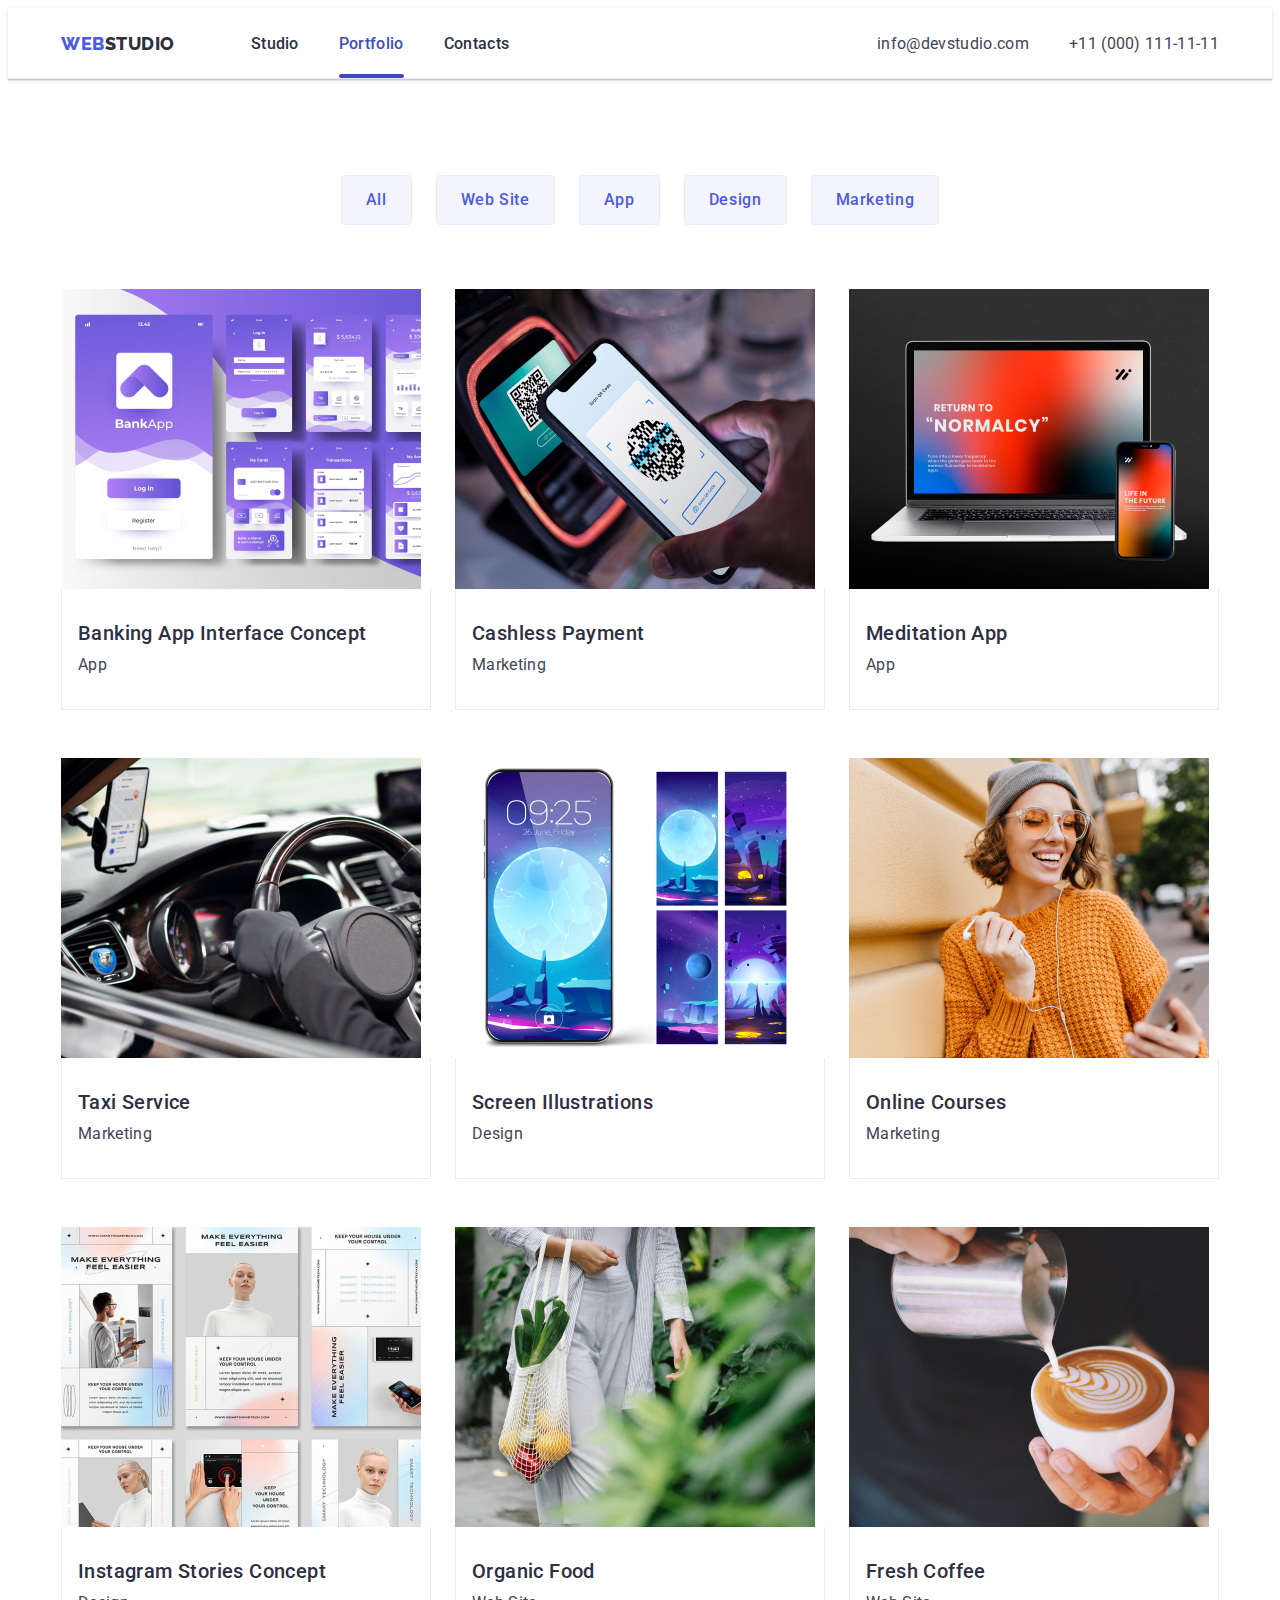
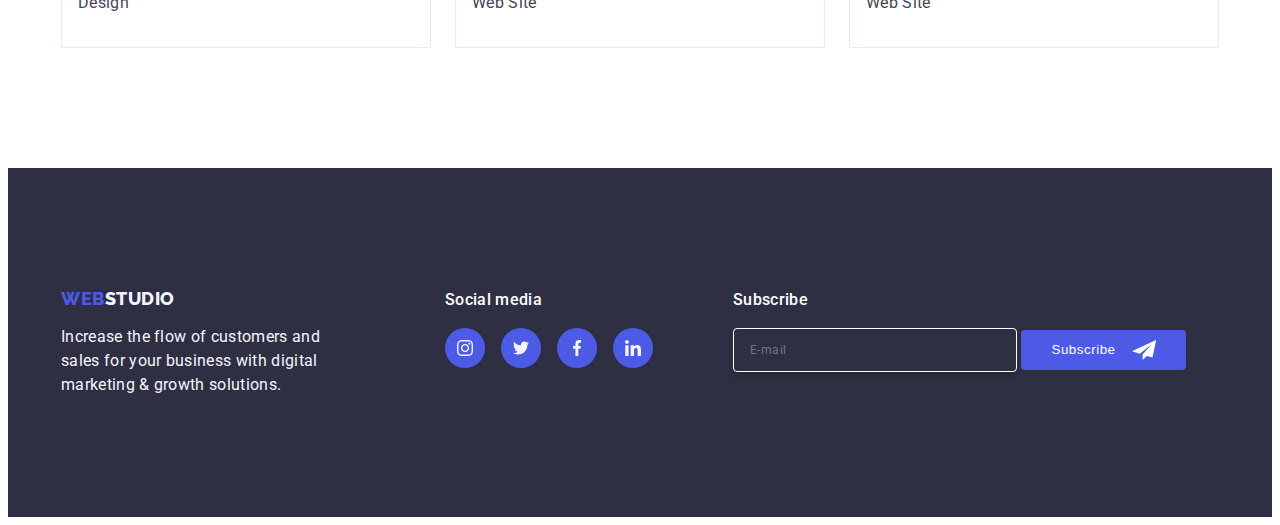
<file: portfolio.html>
<!DOCTYPE html>
<html lang="en">
  <head>
    <!-- External CSS libraries -->
    <link
      rel="stylesheet"
      href="https://cdnjs.cloudflare.com/ajax/libs/modern-normalize/2.0.0/modern-normalize.min.css"
      integrity="sha512-4xo8blKMVCiXpTaLzQSLSw3KFOVPWhm/TRtuPVc4WG6kUgjH6J03IBuG7JZPkcWMxJ5huwaBpOpnwYElP/m6wg=="
      crossorigin="anonymous"
      referrerpolicy="no-referrer"
    />

    <!-- Custom CSS -->
    <link rel="stylesheet" href="./css/styles.css" />

    <!-- Meta information -->
    <meta charset="UTF-8" />
    <meta name="viewport" content="width=device-width, initial-scale=1.0" />
    <title>Portfolio</title>

    <!-- Fonts -->
    <link rel="preconnect" href="https://fonts.googleapis.com" />
    <link rel="preconnect" href="https://fonts.gstatic.com" crossorigin />
    <link
      href="https://fonts.googleapis.com/css2?family=Raleway:wght@800&family=Roboto:wght@400;500;700;900&display=swap"
      rel="stylesheet"
    />
  </head>
  <body>
    <!-- Header Section -->
    <header class="header">
      <div class="header-flex container">
        <nav class="nav-link">
          <!-- Logo Section -->
          <a class="link logo" href="./index.html">
            Web<span class="studio-color">Studio</span>
          </a>
          <!-- Navigation Section -->
          <ul class="list nav-list">
            <li class="list-link">
              <a href="./index.html" class="link pages-list-item-link"
                >Studio</a
              >
            </li>
            <li class="list-link">
              <a
                href="./portfolio.html"
                class="link pages-list-item-link active"
                >Portfolio</a
              >
            </li>
            <li class="list-link">
              <a href="" class="link pages-list-item-link">Contacts</a>
            </li>
          </ul>
        </nav>
        <!-- Contact Section -->
        <address class="contact-list">
          <ul class="list address-items">
            <li>
              <a href="mailto:info@devstudio.com" class="link address-link"
                >info@devstudio.com</a
              >
            </li>
            <li>
              <a href="tel:+110001111111" class="link address-link"
                >+11 (000) 111-11-11</a
              >
            </li>
          </ul>
        </address>
        <!-- Menu Section-->
        <button
          class="menu-toggle js-open-menu"
          aria-expanded="false"
          aria-controls="mobile-menu"
        >
          <svg class="menu-icon" width="32" height="22">
            <use href="./images/icons.svg#icon-menu-mobile"></use>
          </svg>
        </button>
      </div>
    </header>
    <main class="portfolio-main">
      <!-- Filters Section -->
      <section class="filters">
        <div class="container">
          <h1 class="visually-hidden">Filters</h1>
          <ul class="list filter-list">
            <!-- Filter Buttons -->
            <li>
              <button class="portfolio-btn-item filters-button" type="button">
                All
              </button>
            </li>
            <li>
              <button class="portfolio-btn-item filters-button" type="button">
                Web Site
              </button>
            </li>
            <li>
              <button class="portfolio-btn-item filters-button" type="button">
                App
              </button>
            </li>
            <li>
              <button class="portfolio-btn-item filters-button" type="button">
                Design
              </button>
            </li>
            <li>
              <button class="portfolio-btn-item filters-button" type="button">
                Marketing
              </button>
            </li>
          </ul>
          <!-- Imagine sections -->
          <ul class="list card-list">
            <!-- Card Information -->
            <li class="card-items">
              <a class="link link-footer" href>
                <div class="imagine-container">
                  <img
                    srcset="
                      ./images/banking@1x.jpg 1x,
                      ./images/banking@2x.jpg 2x
                    "
                    src="./images/banking.jpg"
                    alt="Banking App Interface Concept"
                    width="360"
                  />
                  <p class="overlay-text">
                    - 14 Stylish and User-Friendly App Design Concepts · Task
                    Manager App · Calorie Tracker App · Exotic Fruit Ecommerce
                    App · Cloud Storage App
                  </p>
                </div>
                <div class="card-wrapper">
                  <h2 class="section-principles-title">
                    Banking App Interface Concept
                  </h2>
                  <p class="cadr-text">App</p>
                </div>
              </a>
            </li>
            <!-- Card Information -->
            <li class="card-items">
              <a class="link link-footer" href>
                <div class="imagine-container">
                  <img
                    srcset="
                      ./images/cashless@1x.jpg 1x,
                      ./images/cashless@2x.jpg 2x
                    "
                    src="./images/cashless.jpg"
                    alt="Cashless Payment"
                    width="360"
                  />
                  <p class="overlay-text">
                    - 14 Stylish and User-Friendly App Design Concepts · Task
                    Manager App · Calorie Tracker App · Exotic Fruit Ecommerce
                    App · Cloud Storage App
                  </p>
                </div>
                <div class="card-wrapper">
                  <h2 class="section-principles-title">Cashless Payment</h2>
                  <p class="cadr-text">Marketing</p>
                </div>
              </a>
            </li>
            <!-- Card Information -->
            <li class="card-items">
              <a class="link link-footer" href>
                <div class="imagine-container">
                  <img
                    srcset="
                      ./images/meditation@1x.jpg 1x,
                      ./images/meditation@2x.jpg 2x
                    "
                    src="./images/meditation.jpg"
                    alt="Meditation App"
                    width="360"
                  />
                  <p class="overlay-text">
                    - 14 Stylish and User-Friendly App Design Concepts · Task
                    Manager App · Calorie Tracker App · Exotic Fruit Ecommerce
                    App · Cloud Storage App
                  </p>
                </div>
                <div class="card-wrapper">
                  <h2 class="section-principles-title">Meditation App</h2>
                  <p class="cadr-text">App</p>
                </div>
              </a>
            </li>
            <!-- Card Information -->
            <li class="card-items">
              <a class="link link-footer" href>
                <div class="imagine-container">
                  <img
                    srcset="./images/taxi@1x.jpg 1x, ./images/taxi@2x.jpg 2x"
                    src="./images/taxi.jpg"
                    alt="Taxi Service"
                    width="360"
                  />
                  <p class="overlay-text">
                    - 14 Stylish and User-Friendly App Design Concepts · Task
                    Manager App · Calorie Tracker App · Exotic Fruit Ecommerce
                    App · Cloud Storage App
                  </p>
                </div>
                <div class="card-wrapper">
                  <h2 class="section-principles-title">Taxi Service</h2>
                  <p class="cadr-text">Marketing</p>
                </div>
              </a>
            </li>
            <!-- Card Information -->
            <li class="card-items">
              <a class="link link-footer" href>
                <div class="imagine-container">
                  <img
                    srcset="
                      ./images/screen@1x.jpg 1x,
                      ./images/screen@2x.jpg 2x
                    "
                    src="./images/screen.jpg"
                    alt="Screen Illustrations"
                    width="360"
                  />
                  <p class="overlay-text">
                    - 14 Stylish and User-Friendly App Design Concepts · Task
                    Manager App · Calorie Tracker App · Exotic Fruit Ecommerce
                    App · Cloud Storage App
                  </p>
                </div>
                <div class="card-wrapper">
                  <h2 class="section-principles-title">Screen Illustrations</h2>
                  <p class="cadr-text">Design</p>
                </div>
              </a>
            </li>
            <!-- Card Information -->
            <li class="card-items">
              <a class="link link-footer" href>
                <div class="imagine-container">
                  <img
                    srcset="
                      ./images/online@1x.jpg 1x,
                      ./images/online@2x.jpg 2x
                    "
                    src="./images/online.jpg"
                    alt="Online Courses"
                    width="360"
                  />
                  <p class="overlay-text">
                    - 14 Stylish and User-Friendly App Design Concepts · Task
                    Manager App · Calorie Tracker App · Exotic Fruit Ecommerce
                    App · Cloud Storage App
                  </p>
                </div>
                <div class="card-wrapper">
                  <h2 class="section-principles-title">Online Courses</h2>
                  <p class="cadr-text">Marketing</p>
                </div>
              </a>
            </li>
            <!-- Card Information -->
            <li class="card-items">
              <a class="link link-footer" href>
                <div class="imagine-container">
                  <img
                    srcset="
                      ./images/instagram@1x.jpg 1x,
                      ./images/instagram@2x.jpg 2x
                    "
                    src="./images/instagram.jpg"
                    alt="Instagram Stories Concept"
                    width="360"
                  />
                  <p class="overlay-text">
                    - 14 Stylish and User-Friendly App Design Concepts · Task
                    Manager App · Calorie Tracker App · Exotic Fruit Ecommerce
                    App · Cloud Storage App
                  </p>
                </div>
                <div class="card-wrapper">
                  <h2 class="section-principles-title">
                    Instagram Stories Concept
                  </h2>
                  <p class="cadr-text">Design</p>
                </div>
              </a>
            </li>
            <!-- Card Information -->
            <li class="card-items">
              <a class="link link-footer" href>
                <div class="imagine-container">
                  <img
                    srcset="
                      ./images/organic@1x.jpg 1x,
                      ./images/organic@2x.jpg 2x
                    "
                    src="./images/organic.jpg"
                    alt="Organic Food"
                    width="360"
                  />
                  <p class="overlay-text">
                    - 14 Stylish and User-Friendly App Design Concepts · Task
                    Manager App · Calorie Tracker App · Exotic Fruit Ecommerce
                    App · Cloud Storage App
                  </p>
                </div>
                <div class="card-wrapper">
                  <h2 class="section-principles-title">Organic Food</h2>
                  <p class="cadr-text">Web Site</p>
                </div>
              </a>
            </li>
            <!-- Card Information -->
            <li class="card-items">
              <a class="link link-footer" href>
                <div class="imagine-container">
                  <img
                    srcset="./images/fresh@1x.jpg 1x, ./images/fresh@2x.jpg 2x"
                    src="./images/fresh.jpg"
                    alt="Fresh Coffee"
                    width="360"
                  />
                  <p class="overlay-text">
                    - 14 Stylish and User-Friendly App Design Concepts · Task
                    Manager App · Calorie Tracker App · Exotic Fruit Ecommerce
                    App · Cloud Storage App
                  </p>
                </div>
                <div class="card-wrapper">
                  <h2 class="section-principles-title">Fresh Coffee</h2>
                  <p class="cadr-text">Web Site</p>
                </div>
              </a>
            </li>
          </ul>
        </div>
      </section>
    </main>
    <!-- Footer Section -->
    <footer class="footer">
      <div class="container footer-flex-container">
        <div class="footer-wrapper">
          <!-- Footer Logo Section -->
          <a class="link logo logo-footer" href="index.html">
            Web<span class="footer-logo-color">Studio</span>
          </a>
          <!-- Footer Paragraph -->
          <p class="footer-paragraph">
            Increase the flow of customers and sales for your business with
            digital marketing & growth solutions.
          </p>
        </div>
        <!-- Social Media Icons -->
        <div class="icons-footer">
          <p class="social-media">Social media</p>
          <ul class="list footer-social-link-list">
            <!-- Social Media Links -->
            <li class="social-links-items">
              <a class="link social-links-footer" href="">
                <svg class="social-icons" width="24" height="24">
                  <use href="./images/icons.svg#icon-instagram-2"></use>
                </svg>
              </a>
            </li>
            <!-- Social Media Links -->
            <li class="social-links-items">
              <a class="link social-links-footer" href="">
                <svg class="social-icons" width="24" height="24">
                  <use href="./images/icons.svg#icon-twitter-1"></use>
                </svg>
              </a>
            </li>
            <!-- Social Media Links -->
            <li class="social-links-items">
              <a class="link social-links-footer" href="">
                <svg class="social-icons" width="24" height="24">
                  <use href="./images/icons.svg#icon-facebook-1"></use>
                </svg>
              </a>
            </li>
            <!-- Social Media Links -->
            <li class="social-links-items">
              <a class="link social-links-footer" href="">
                <svg class="social-icons" width="24" height="24">
                  <use href="./images/icons.svg#icon-linkedin-1"></use>
                </svg>
              </a>
            </li>
          </ul>
        </div>
        <!-- Footer Form -->
        <div class="footer-form">
          <p class="subscribe-text">Subscribe</p>
          <form class="form-container">
            <label class="form-label">
              <input
                class="form-input"
                type="email"
                name="email"
                placeholder="E-mail"
              />
            </label>
            <button class="subscribe-button" type="submit">
              Subscribe
              <svg class="subscribe-icon" width="24" height="24">
                <use href="./images/icons.svg#icon-form"></use>
              </svg>
            </button>
          </form>
        </div>
      </div>
    </footer>
    <!-- JavaScript -->
    <script src="./js/modal.js"></script>
  </body>
</html>
</file>
<file: css/styles.css>
/* Head */
:root {
  --iris: #4d5ae5;
  --ocean: #404bbf;
  --navy-blue: #2e2f42;
  --green: #31d0aa;
  --slate: #434455;
  --light-slate: #8e8f99;
  --cornflower: #e7e9fc;
  --cloud: #f4f4fd;
  --navy-blue-modal: #2e2f42;
  --grey: #2e2f42;
  --white: #ffffff;
  --diary: #fcfcfc;
  --primaty-font: "Roboto", sans-serif;
  --title-font: "Raleway", sans-serif;
  --transition: 250ms cubic-bezier(0.4, 0, 0.2, 1);
  --indent: 24px;
  --items: 4;
}

/* Body Styles */

body {
  font-family: var(--primaty-font);
  color: var(--slate);
  background-color: var(--white);
}

/* Reset some default styles */

ul,
ol {
  margin-top: 0;
  margin-bottom: 0;
  padding-left: 0;
}

.list {
  list-style: none;
}

a {
  color: currentColor;
  text-decoration: none;
}

img {
  display: block;
  max-width: 100%;
  height: auto;
}

.link {
  text-decoration: none;
}

h1,
h2,
h3,
h4,
h5,
h6,
p {
  margin: 0;
}

.visually-hidden {
  position: absolute;
  width: 1px;
  height: 1px;
  margin: -1px;
  border: 0;
  padding: 0;
  white-space: nowrap;
  clip-path: inset(100%);
  clip: rect(0 0 0 0);
  overflow: hidden;
}

/* common style */

.container {
  max-width: 428px;
  padding-left: 16px;
  padding-right: 16px;
  margin-left: auto;
  margin-right: auto;
}

@media screen and (min-width: 768px) {
  .container {
    max-width: 768px;
  }
}

@media screen and (min-width: 1158px) {
  .container {
    max-width: 1158px;
    padding-left: 15px;
    padding-right: 15px;
  }
}
/* Header */

/* Header Styles */
.header {
  border-bottom: 1px solid var(--cornflower);
  height: 70px;
  box-shadow: 0px 2px 1px rgba(46, 47, 66, 0.08),
    0px 1px 1px rgba(46, 47, 66, 0.16), 0px 1px 6px rgba(46, 47, 66, 0.08);
}

.header-flex {
  display: flex;
  align-items: center;
  height: 72px;
}

.menu {
  display: flex;
  gap: 40px;
}

.logo {
  color: var(--iris);
  font-family: "Raleway", sans-serif;
  font-size: 18px;
  text-transform: uppercase;
  font-weight: 800;
  letter-spacing: 0.03em;
  line-height: 1.17;
}

.logo-text {
  color: var(--iris);
}

.studio-color {
  color: var(--grey);
}

.nav-link {
  display: flex;
  margin-right: auto;
  align-items: center;
}

.nav-list {
  display: flex;
  gap: 40px;
  font-size: 16px;
  line-height: 1.5;
  letter-spacing: 0.02em;
  color: var(--navy-blue);
  font-weight: 500;
}

/* Styles for Header */

.pages-list-item-link.active {
  color: var(--ocean);
}

.pages-list-item-link.active::after {
  width: 100%;
  color: var(--ocean);
}

.list-link {
  line-height: 1.5;
  letter-spacing: 0.02em;
}

.list-link:hover,
.list-link:focus {
  color: var(--ocean);
}

.list-link:last-child {
  margin-right: 0;
}

.pages-list-item-link {
  font-weight: 500;
  font-size: 16px;
  line-height: 1.5;
  letter-spacing: 0.02em;
  color: var(--grey);
  padding: 24px 0;
  position: relative;
  transition: color var(--transition);
}

.pages-list-item-link::after {
  content: "";
  position: absolute;
  left: 0;
  bottom: -1px;
  height: 4px;
  background-color: var(--ocean);
  border-radius: 2px;
  width: 0;
}

.pages-list-item-link:hover,
.pages-list-item-link:focus {
  color: var(--ocean);
  transition: color var(--transition);
}

/* Address Styles */
address {
  font-style: normal;
}

.address-items {
  display: flex;
  gap: 40px;
}

.address-link {
  color: var(--slate);
  line-height: 1.5;
  letter-spacing: 0.02em;
  position: relative;
  transition: color var(--transition);
}

.list-information:hover,
.list-information:focus {
  color: var(--ocean);
}

.contact-list {
  font-family: "Roboto";
  font-size: 16px;
  font-style: normal;
  font-weight: 400;
  letter-spacing: 0.32px;
  padding: 25px 0 25px 0;
}

.address-link:hover,
.address-link:focus {
  color: var(--ocean);
}

@media (max-width: 767px) {
  .nav-list {
    display: none;
  }
  .contact-list {
    display: none;
  }
}

@media screen and (min-width: 768px) {
  .contact-list {
    padding: 0;
    display: flex;
    align-items: center;
    justify-content: center;
  }

  .address-items {
    flex-direction: column;
    display: flex;
    row-gap: 12px;
  }
}
/* Section 1 */

.section-one {
  background-color: var(--navy-blue);
  background-image: linear-gradient(
      rgba(46, 47, 66, 0.7),
      rgba(46, 47, 66, 0.7)
    ),
    url(../images/main-section/office-mob.jpg);
  background-size: cover;
  background-repeat: no-repeat;
  background-position: center;
  border: none;
  padding: 112px 0;
  margin: 0 auto;
  max-width: 428px;
}

@media screen and (min-device-pixel-ratio: 2),
  screen and (min-resolution: 192dpi),
  screen and (min-resolution: 2dppx) {
  .section-one {
    background-image: linear-gradient(
        rgba(46, 47, 66, 0.7),
        rgba(46, 47, 66, 0.7)
      ),
      url(../images/section1-bg-mob@2x.jpg);
  }
}

.section-title-one {
  font-size: 36px;
  line-height: 1.11;
  text-align: center;
  letter-spacing: 0.02em;
  color: var(--white);
  max-width: 320px;
  margin: 0 auto 72px;
  margin-bottom: 48px;
}

.section-button {
  background-color: var(--iris);
  font-family: var(--primaty-font);
  font-weight: 500;
  font-size: 16px;
  line-height: 1.5;
  letter-spacing: 0.04em;
  color: var(--white);
  display: block;
  min-width: 169px;
  height: 56px;
  border: none;
  border-radius: 4px;
  cursor: pointer;
  margin: 0 auto;
  transition: background-color var(--transition);
}

.section-button:hover,
.section-button:focus {
  background-color: var(--ocean);
}

@media screen and (min-width: 768px) {
  .section-one {
    max-width: 768px;
    background-image: linear-gradient(
        rgba(46, 47, 66, 0.7),
        rgba(46, 47, 66, 0.7)
      ),
      url(../images/section1-bg-tab.jpg);
  }

  @media screen and (min-device-pixel-ratio: 2),
    screen and (min-resolution: 192dpi),
    screen and (min-resolution: 2dppx) {
    .section-one {
      background-image: linear-gradient(
          rgba(46, 47, 66, 0.7),
          rgba(46, 47, 66, 0.7)
        ),
        url(../images/section1-bg-tab@2x.jpg);
    }
  }

  .section-title-one {
    max-width: 496px;
    margin: 0 auto 36px;
    font-size: 56px;
    line-height: 1.07;
  }

  .logo {
    margin-right: 76px;
  }
}

@media screen and (min-width: 1158px) {
  .section-one {
    max-width: 1440px;
    padding: 188px 0;
    background-image: linear-gradient(
        rgba(46, 47, 66, 0.7),
        rgba(46, 47, 66, 0.7)
      ),
      url(../images/section1-bg-desk.jpg);
  }

  @media screen and (min-device-pixel-ratio: 2),
    screen and (min-resolution: 192dpi),
    screen and (min-resolution: 2dppx) {
    .section-one {
      background-image: linear-gradient(
          rgba(46, 47, 66, 0.7),
          rgba(46, 47, 66, 0.7)
        ),
        url(../images/section1-bg-desk@2x.jpg);
    }
  }

  .section-title-one {
    margin: 0 auto 48px;
  }

  .address-items {
    flex-direction: row;
  }
}

/* Section 2 */

.section-two {
  padding: 96px 0;
}

.list-two {
  margin: 0 auto;
  display: flex;
  flex-direction: column;
  gap: 72px;
}

.list-title {
  font-weight: 700;
  font-size: 36px;
  line-height: 40px;
  letter-spacing: 0.72px;
  color: var(--navy-blue);
  margin-bottom: 8px;
  text-align: center;
}

.list-paragraph {
  font-size: 16px;
  font-weight: 400;
  line-height: 1.5;
  letter-spacing: 0.02em;
  color: var(--slate);
}

.icon-container {
  display: none;
}

@media screen and (min-width: 768px) {
  .container {
    max-width: 768px;
  }
  .list-two {
    align-items: flex-start;
    flex-direction: row;
    flex-wrap: wrap;
    row-gap: 72px;
    column-gap: 24px;
  }

  .list-item {
    width: calc((100% - 24px) / 2);
  }
  .list-title {
    text-align: left;
  }
}

@media screen and (min-width: 1158px) {
  .container {
    max-width: 1158px;
    padding: 0 15px;
  }
  .section-two {
    padding: 120px 0;
  }

  .list-two {
    margin: 0 auto;
  }

  .list-item {
    width: calc((100% - 72px) / 4);
  }

  .list-title {
    font-weight: 500;
    font-size: 20px;
    line-height: 1.2;
    letter-spacing: 0.02em;
    color: var(--navy-blue);
    margin-bottom: 8px;
    text-align: left;
  }

  .list-paragraph {
    font-size: 16px;
    line-height: 1.5;
    letter-spacing: 0.02em;
    color: var(--slate);
  }

  .icon-container {
    display: flex;
    align-items: center;
    justify-content: center;
    height: 112px;
    background-color: var(--cloud);
    border-radius: 4px;
    margin-bottom: 8px;
  }

  .icon {
    width: 64px;
    height: 64px;
  }
}
/* Section 3*/
@media screen and (max-width: 1158px) {
  .section-three {
    display: none;
  }
}

@media screen and (min-width: 1158px) {
  .section-title-second {
    text-align: center;
    font-size: 36px;
    line-height: 1.11;
    letter-spacing: 0.02em;
    text-transform: capitalize;
    color: var(--grey);
    margin-bottom: 72px;
  }
  .section-three {
    padding-bottom: 120px;
  }

  .section-three-list {
    display: flex;
    gap: 24px;
  }

  .imagine-list {
    flex-basis: calc((100% - 48px) / 3);
  }

  .section-team-card {
    background-color: var(--white);
  }
}

/* Section 4 */
.section-title {
  font-weight: 500;
  font-size: 20px;
  line-height: 1.2;
  letter-spacing: 0.02em;
  color: var(--grey);
  margin-bottom: 8px;
  text-align: center;
}

.section-title-second {
  font-size: 36px;
  font-weight: 700;
  line-height: 40px;
  letter-spacing: 0.72px;
  text-align: center;
  margin-bottom: 72px;
}

.section-four {
  background-color: var(--cloud);
  padding-top: 96px;
  padding-bottom: 96px;
}

.section-for-list {
  display: flex;
  flex-direction: column;
  justify-content: center;
  align-items: center;
  gap: 72px;
}

.section-team-card {
  background-color: var(--white);
  box-shadow: 0px 2px 1px 0px rgba(46, 47, 66, 0.08),
    0px 1px 1px 0px rgba(46, 47, 66, 0.16),
    0px 1px 6px 0px rgba(46, 47, 66, 0.08);
  border-radius: 0px 0px 4px 4px;
}

.card-paragraph {
  font-size: 16px;
  line-height: 1.5;
  letter-spacing: 0.02em;
  color: var(--slate);
  text-align: center;
  margin-bottom: 8px;
}

.team-container {
  padding: 32px 0px;
}

.list-item-container {
  padding: 32px 0;
}

.list-item-container h3,
.list-item-container p {
  text-align: center;
}

.social-icons {
  fill: var(--cloud);
}

.social-links-list {
  display: flex;
  justify-content: center;
  gap: 24px;
}

.link.social-links {
  display: flex;
  width: 40px;
  height: 40px;
  border-radius: 50%;
  background-color: var(--iris);
  align-items: center;
  justify-content: center;
  transition: background-color var(--transition);
}

.link.social-links:hover,
.link.social-links:focus {
  background-color: var(--ocean);
}

@media screen and (min-width: 768px) {
  .section-for-list {
    flex-direction: row;
    flex-wrap: wrap;
    column-gap: 24px;
    row-gap: 64px;
  }
}

@media screen and (min-width: 1158px) {
  .section-four {
    padding-top: 120px;
    padding-bottom: 120px;
  }
}

/* Section 5 */
.section-five {
  padding: 96px 0;
}

.section-five-title {
  color: var(--navy-blue);
  text-align: center;
  font-size: 36px;
  line-height: 1.11;
  letter-spacing: 0.72px;
  text-transform: capitalize;
  margin-bottom: 72px;
}

.client-logo {
  fill: currentColor;
}

.client-logo:hover,
.client-logo:focus {
  color: var(--ocean);
  border-color: var(--ocean);
}

.client-list {
  display: flex;
  justify-content: center;
  align-items: center;
  color: var(--light-slate);
  flex-direction: row;
  flex-wrap: wrap;
  column-gap: 16px;
  row-gap: 72px;
}

.client-links {
  display: flex;
  justify-content: center;
  align-items: center;
  width: 190px;
  height: 88px;
  flex-shrink: 0;
  border-radius: 4px;
  border: 1px solid var(--light-slate);
  color: var(--light-slate);
  transition: color var(--transition), border-color var(--transition);
}

.client-links:hover,
.client-links:focus {
  color: var(--ocean);
  border-color: var(--ocean);
}

@media screen and (min-width: 768px) {
  .client-list {
    column-gap: 24px;
    row-gap: 72px;
  }
  .client-links {
    width: 168px;
  }
}

@media screen and (min-width: 1158px) {
  .section-five {
    padding: 120px 0;
  }
  .client-list {
    display: flex;
    justify-content: center;
    align-items: center;
    gap: 24px;
    color: var(--light-slate);
  }
}

/* Footer Styles */
.footer {
  background-color: var(--grey);
  padding: 96px 0;
}

.footer-wrapper {
  display: flex;
  flex-direction: column;
  justify-content: center;
  align-items: center;
  flex-wrap: wrap;
  margin-bottom: 72px;
}

.footer-logo-color {
  color: var(--cloud);
}

.logo-footer {
  display: inline-block;
  margin-bottom: 16px;
  margin-right: 0px;
}

.footer-paragraph {
  color: var(--cloud);
  font-size: 16px;
  font-weight: 400;
  line-height: 1.5;
  letter-spacing: 0.02em;
  height: 72px;
  max-width: 268px;
  text-align: left;
}

.icons-footer {
  display: flex;
  flex-direction: column;
  justify-content: center;
  align-items: center;
  flex-wrap: wrap;
  margin-bottom: 72px;
}

.social-icons {
  width: 16px;
  height: 16px;
}

.footer-social-icons {
  fill: var(--cloud);
  width: 24px;
  height: 24px;
}

.social-media {
  color: var(--white);
  font-weight: 500;
  font-size: 16px;
  line-height: 1.5;
  letter-spacing: 0.02em;
  margin-bottom: 16px;
}

.footer-social-link-list {
  display: flex;
  gap: 16px;
}

.link.social-links-footer {
  display: flex;
  width: 40px;
  height: 40px;
  border-radius: 50%;
  background-color: var(--iris);
  align-items: center;
  justify-content: center;
  transition: background-color var(--transition);
}

.link.social-links-footer:hover,
.link.social-links-footer:focus {
  background-color: var(--green);
}

.social-links-items {
  width: 40px;
  height: 40px;
}

/* Footer Form Styles */

.footer-flex-container {
  display: flex;
  flex-direction: column;
  flex-wrap: wrap;
  justify-content: center;
}

.footer-form {
  width: 100%;
  display: block;
}

.subscribe-text {
  margin-bottom: 16px;
  font-weight: 500;
  font-size: 16px;
  line-height: 1.5;
  letter-spacing: 0.02em;
  color: #ffffff;
  display: flex;
  flex-direction: column;
  align-items: center;
  justify-content: center;
}

.form-label {
  width: 100%;
}

.form-container {
  display: flex;
  flex-direction: column;
  gap: 16px;
  justify-content: center;
  align-items: center;
  width: 100%;
}

.form-input {
  background-color: transparent;
  max-width: 398px;
  width: 100%;
  height: 40px;
  border-radius: 4px;
  border: 1px solid var(--white, #fff);
  box-shadow: 0px 4px 4px 0px rgba(0, 0, 0, 0.15);
  padding-left: 16px;
  color: #ffffff;
  font-family: Roboto;
  font-size: 12px;
  font-style: normal;
  font-weight: 400;
  line-height: 1.5;
  letter-spacing: 0.04em;
  outline: transparent;
}

.subscribe-button {
  display: inline-flex;
  padding: 8px 24px;
  justify-content: center;
  align-items: center;
  border-radius: 4px;
  background: var(--iris);
  border: none;
  color: var(--white);
  font-weight: 500;
  line-height: 1.5;
  letter-spacing: 0.04em;
  min-width: 165px;
  min-height: 40px;
  transition: background-color var(--transition);
}

.subscribe-button:hover,
.subscribe-button:focus {
  background-color: var(--ocean);
}

.subscribe-icon {
  margin-left: 16px;
}

@media screen and (min-width: 768px) {
  .footer {
    padding: 96px 0;
  }
  .footer-flex-container {
    max-width: 584px;
    flex-direction: row;
    flex-wrap: wrap;
    justify-content: flex-start;
    align-items: start;
    text-align: left;
    gap: 72px 24px;
  }
  .footer-paragraph {
    line-height: 1.5;
    letter-spacing: 0.02em;
    color: var(--cloud);
    width: 264px;
  }
  .icons-footer {
    align-items: baseline;
    margin-left: 0;
    margin-bottom: 0;
  }
  .footer-wrapper {
    display: block;
    margin-bottom: 0;
  }
  .form-label {
    width: 264px;
  }
  .form-container {
    min-width: 264px;
    flex-direction: row;
    gap: 24px;
    justify-content: start;
  }
  .form-input {
    width: 264px;
  }
  .footer-form {
    min-width: 264px;
  }
  .subscribe-text {
    align-items: flex-start;
  }
}

@media screen and (min-width: 1158px) {
  .footer {
    padding: 120px 0;
  }
  .footer-flex-container {
    flex-wrap: nowrap;
    justify-content: flex-start;
    align-items: start;
    text-align: left;
    gap: 0;
    max-width: 1158px;
  }
  .footer-wrapper {
    display: block;
    margin-right: 120px;
    padding-left: 0;
  }
  .icons-footer {
    display: block;
    margin-right: 80px;
    padding: 0;
  }
  .footer-form {
    min-width: 264px;
  }
}

/* Modal Window Styles */
.backdrop {
  position: fixed;
  top: 0;
  left: 0;

  width: 100%;
  height: 100%;

  background-color: rgba(46, 47, 66, 0.4);

  transition: opacity var(--transition), visibility var(--transition);
}

.backdrop.is-hidden {
  opacity: 0;
  pointer-events: none;
  visibility: hidden;
}

.modal {
  position: absolute;
  top: 50%;
  left: 50%;
  transform: translateX(-50%) translateY(-50%);
  opacity: 1;
  transition: transform var(--transition);
  max-width: 408px;
  width: calc(100% - 36px);
  min-height: 584px;
  border-radius: 4px;
  background: var(--diary);
  box-shadow: 0px 2px 1px 0px rgba(0, 0, 0, 0.2),
    0px 1px 3px 0px rgba(0, 0, 0, 0.12), 0px 1px 1px 0px rgba(0, 0, 0, 0.14);
  padding: 72px 24px 24px 24px;
}

.backdrop.is-hidden .modal {
  transform: translateX(-50%) translateY(-70%);
  opacity: 0;
}

.modal-btn {
  position: absolute;
  top: 24px;
  right: 24px;
  display: flex;
  align-items: center;
  justify-content: center;
  fill: var(--navy-blue);
  border-radius: 50%;
  border: 1px solid rgba(0, 0, 0, 0.1);
  background-color: var(--cornflower);
  width: 24px;
  height: 24px;
  padding: 0;
  transition: background-color var(--transition), border var(--transition);
  cursor: pointer;
}

.modal-btn:hover,
.modal-btn:focus {
  background-color: var(--ocean);
  border: none;
  fill: var(--white);
}

.modal-icon-btn {
  transition: fill var(--transition);
}

/* Form Window */

.subtitle-form {
  color: var(--grey);
  text-align: center;
  font-size: 16px;
  font-weight: 500;
  line-height: 1.5;
  letter-spacing: 0.02em;
  margin-bottom: 16px;
}

.order-form {
  display: flex;
  flex-direction: column;
}

.box-form {
  margin-bottom: 8px;
}

.wraper-form {
  width: 100%;

  position: relative;
}

.label-form,
.label-feedback-form {
  color: var(--light-slate);
  font-size: 12px;
  line-height: 1.17;
  letter-spacing: 0.04em;
  display: block;
  margin-bottom: 4px;
}

.input-form {
  border: none;
  width: 100%;
  height: 40px;
  border-radius: 4px;
  border: 1px solid rgba(46, 47, 66, 0.4);
  background-color: transparent;

  padding-left: 38px;
  outline: transparent;
  transition-property: border-color;
  transition-duration: 250ms;
  transition-timing-function: cubic-bezier(0.4, 0, 0.2, 1);
}

.svg-form {
  position: absolute;
  top: 50%;
  left: 16px;
  transform: translateY(-50%);
  cursor: pointer;
  margin: 0;
  padding: 0;
  transition: fill 250ms cubic-bezier(0.4, 0, 0.2, 1);
}

.feedback-form {
  color: rgba(46, 47, 66, 0.4);
  background-color: transparent;
  min-width: 360px;
  height: 120px;
  font-size: 12px;
  line-height: 1.17;
  letter-spacing: 0.04em;

  border-radius: 4px;
  border: 1px solid rgba(46, 47, 66, 0.4);
  outline: transparent;
  padding: 8px 16px;
  resize: none;
  transition: border-color 250ms cubic-bezier(0.4, 0, 0.2, 1);
  margin-top: 4px;
}

.feedback-form:focus {
  border-color: var(--iris);
}

.wraper-form-label-comment {
  margin-bottom: 16px;
}

.order-form input:focus {
  border: 1px solid var(--iris);
}

.order-form input:focus + svg {
  fill: var(--iris);
}

.order-form input:focus::placeholder {
  color: var(--iris);
}

.send-btn {
  min-width: 169px;
  height: 56px;
  display: block;
  font-family: "Roboto", sans-serif;
  font-size: 16px;
  font-weight: 500;
  line-height: 1.5;
  letter-spacing: 0.04em;
  color: var(--white);
  cursor: pointer;
  border: none;
  transition: background-color 250ms cubic-bezier(0.4, 0, 0.2, 1);
  border-radius: 4px;
  background: var(--iris);

  margin: 0 auto;
}

.send-btn:hover,
.send-btn:focus {
  background: var(--ocean);
  color: var(--white);
}

.checkbox-box {
  margin-bottom: 24px;
}

.checkbox-form {
  width: 16px;
  height: 16px;
  transition-property: background-color, border-color;
  transition-duration: 250ms;
  transition-timing-function: cubic-bezier(0.4, 0, 0.2, 1);
}

.checkbox-box-label {
  color: var(--light-slate);
  font-size: 12px;
  line-height: 1.17;
  letter-spacing: 0.04em;
  display: block;
}

.privat-pol {
  width: 16px;
  height: 16px;
  border-radius: 2px;
  border: 1px solid rgba(46, 47, 66, 0.4);
  margin-right: 8px;
  display: inline-flex;
  align-items: center;
  justify-content: center;
  fill: transparent;
  transition: background-color var(--transition), border var(--transition),
    fill var(--transition);
}

input:checked + label > span {
  background-color: var(--ocean);
  border: none;
  fill: var(--cloud);
}

.privacy-policy {
  color: var(--iris);
  text-decoration: underline;
  transition: color var(--transition);
}

.checkbox-icon {
  max-width: 100%;
  fill: var(--white);
}

.checkbox-icon:focus {
  border-color: var(--ocean);
}

/* Menu Button */

.menu-list {
  margin-bottom: auto;
}

li.menu-list-item:not(:last-child) {
  margin-bottom: 40px;
}

.menu-link {
  font-size: 36px;
  font-weight: 700;
  letter-spacing: 0.02em;
  line-height: 1.11;
  font-weight: 700;
  color: var(--navy-blue);
  display: block;
}

.menu-link:hover,
.menu-link:focus,
.menu-link.current {
  color: var(--ocean);
}

.contact-menu {
  margin-bottom: 48px;
}

.adress-menu-list {
  display: inline-flex;
  flex-direction: column;
  align-items: flex-start;
  gap: 40px;
}

.tel-menu {
  color: var(--iris);
  font-size: 36px;
  font-weight: 700;
  line-height: 1.1;
  letter-spacing: 0.02;
}

.email-menu {
  color: var(--slate);
  font-size: 20px;
  font-weight: 500;
  line-height: 1.2;
  letter-spacing: 0.02;
}

.menu-social-list {
  display: inline-flex;
  justify-content: space-between;
  align-items: center;
}

.menu-social-list-item {
  width: 40px;
  height: 40px;
  position: relative;
}

.menu-soc-link {
  width: 100%;
  height: 100%;
  border-radius: 50%;
  background-color: var(--iris);
  display: flex;
  justify-content: center;
  align-items: center;
  transition: background-color 250ms cubic-bezier(0.4, 0, 0.2, 1);
  fill: var(--cloud);
}

.menu-toggle {
  min-height: 40px;
  min-width: 40px;
  display: flex;
  align-items: center;
  justify-content: center;
  padding: 0;
  background-color: transparent;
  cursor: pointer;
  border: none;
  border-radius: 50%;
  outline: none;
}

.menu-container {
  display: flex;
  flex-direction: column;
  position: fixed;
  top: 0;
  left: 0;
  width: 100vw;
  height: 100%;
  padding: 40px;
  padding-top: 80px;
  background-color: var(--white);
  z-index: 999;
  transform: translateX(100%);
  transition: transform 250ms ease-in-out;
}

.modal-close {
  position: absolute;
  top: 24px;
  right: 24px;
  width: 24px;
  height: 24px;
  padding: 0;
  stroke: var(--navyblue);
  border-radius: 50%;
  border: none;
  cursor: pointer;
  display: flex;
  justify-content: center;
  align-items: center;
  transition: background-color 250ms cubic-bezier(0.4, 0, 0.2, 1);
}

.close-button-icon {
  width: 8px;
  height: 8px;
  fill: var(--navy-blue);
  transition: fill 250ms cubic-bezier(0.4, 0, 0.2, 1);
}

.menu-container.is-open {
  transform: translateX(0);
}

.menu-icon {
  stroke: var(--navy-blue);
}

@media (max-width: 466px) {
  .tel-menu {
    font-size: 21px;
  }
}

@media screen and (min-width: 768px) {
  .menu-toggle {
    display: none;
  }
}

@media screen and (min-width: 1158px) {
  .address-items {
    display: flex;
  }
}

/* Portfolio CSS Styles*/
.filters-button {
  justify-content: center;
  background-color: var(--cloud);
  color: var(--iris);
  text-align: center;
  font-family: "Roboto", sans-serif;
  font-size: 16px;
  font-weight: 500;
  line-height: 1.5;
  letter-spacing: 0.04em;
  padding: 12px 24px;
  border-radius: 4px;
  border: 1px solid var(--cornflower);
  min-width: 69px;
  min-height: 48px;
}

.filters-button:hover,
.filters-button:focus {
  color: var(--white);
  background-color: var(--ocean);
  cursor: pointer;
  border: 1px solid transparent;
  box-shadow: 0px 2px 2px 0px rgba(0, 0, 0, 0.12),
    0px 2px 1px 0px rgba(0, 0, 0, 0.08), 0px 3px 1px 0px rgba(0, 0, 0, 0.1);
}

.portfolio-btn-item {
  transition: background-color var(--transition), color var(--transition),
    border-color var(--transition), box-shadow var(--transition);
}
.section-principles-title {
  font-weight: 500;
  font-size: 20px;
  line-height: 1.2;
  letter-spacing: 0.02em;
  color: var(--grey);
  margin-bottom: 8px;
}

.cadr-text {
  color: var(--slate);
  font-size: 16px;
  font-weight: 400;
  line-height: 1.5;
  letter-spacing: 0.02em;
}

.card-wrapper {
  border: 1px solid var(--cornflower);
  padding: 32px 16px;
  border-top: none;
}

.filter-list {
  display: flex;
  flex-wrap: wrap;
  justify-content: flex-start;
  gap: 24px;
  margin-bottom: 48px;
}

.card-list {
  display: flex;
  row-gap: 48px;
  align-content: center;
  flex-wrap: wrap;
  width: auto;
}

.filters {
  padding: 96px 0 120px 0;
}

.link-footer {
  display: block;
  transition: box-shadow var(--transition);
}

.link-footer:hover,
.link-footer:focus {
  box-shadow: 0px 1px 6px rgba(46, 47, 66, 0.08),
    0px 1px 1px rgba(46, 47, 66, 0.16), 0px 2px 1px rgba(46, 47, 66, 0.08);
}

.card-wrapper p:hover,
.card-wrapper p:focus {
  transform: translateY(0%);
}

.imagine-container {
  position: relative;
  overflow: hidden;
}

.imagine-container:hover .overlay {
  transform: translateY(0);
}

.link-footer:hover .overlay-text,
.link-footer:focus .overlay-text {
  transform: translateY(0%);
}

.overlay-text {
  color: var(--cloud);
  font-size: 16px;
  font-weight: 400;
  line-height: 1.5;
  letter-spacing: 0.02em;
  top: 0;
  left: 0;
  width: 100%;
  height: 100%;
  background-color: var(--iris);
  position: absolute;
  padding: 40px 32px;
  transform: translateY(100%);
  transition: transform 250ms cubic-bezier(0.4, 0, 0.2, 1);
}

@media screen and (min-width: 768px) {
  .card-list {
    flex-direction: row;
    flex-wrap: wrap;
    column-gap: 24px;
    row-gap: 72px;
  }
  .filter-list {
    justify-content: center;
    flex-wrap: nowrap;
    margin-bottom: 64px;
  }

  .card-items {
    width: calc((100% - 24px) / 2);
  }
}

@media screen and (min-width: 1158px) {
  .card-list {
    row-gap: 48px;
  }

  .card-items {
    width: calc((100% - 48px) / 3);
  }
}
</file>
